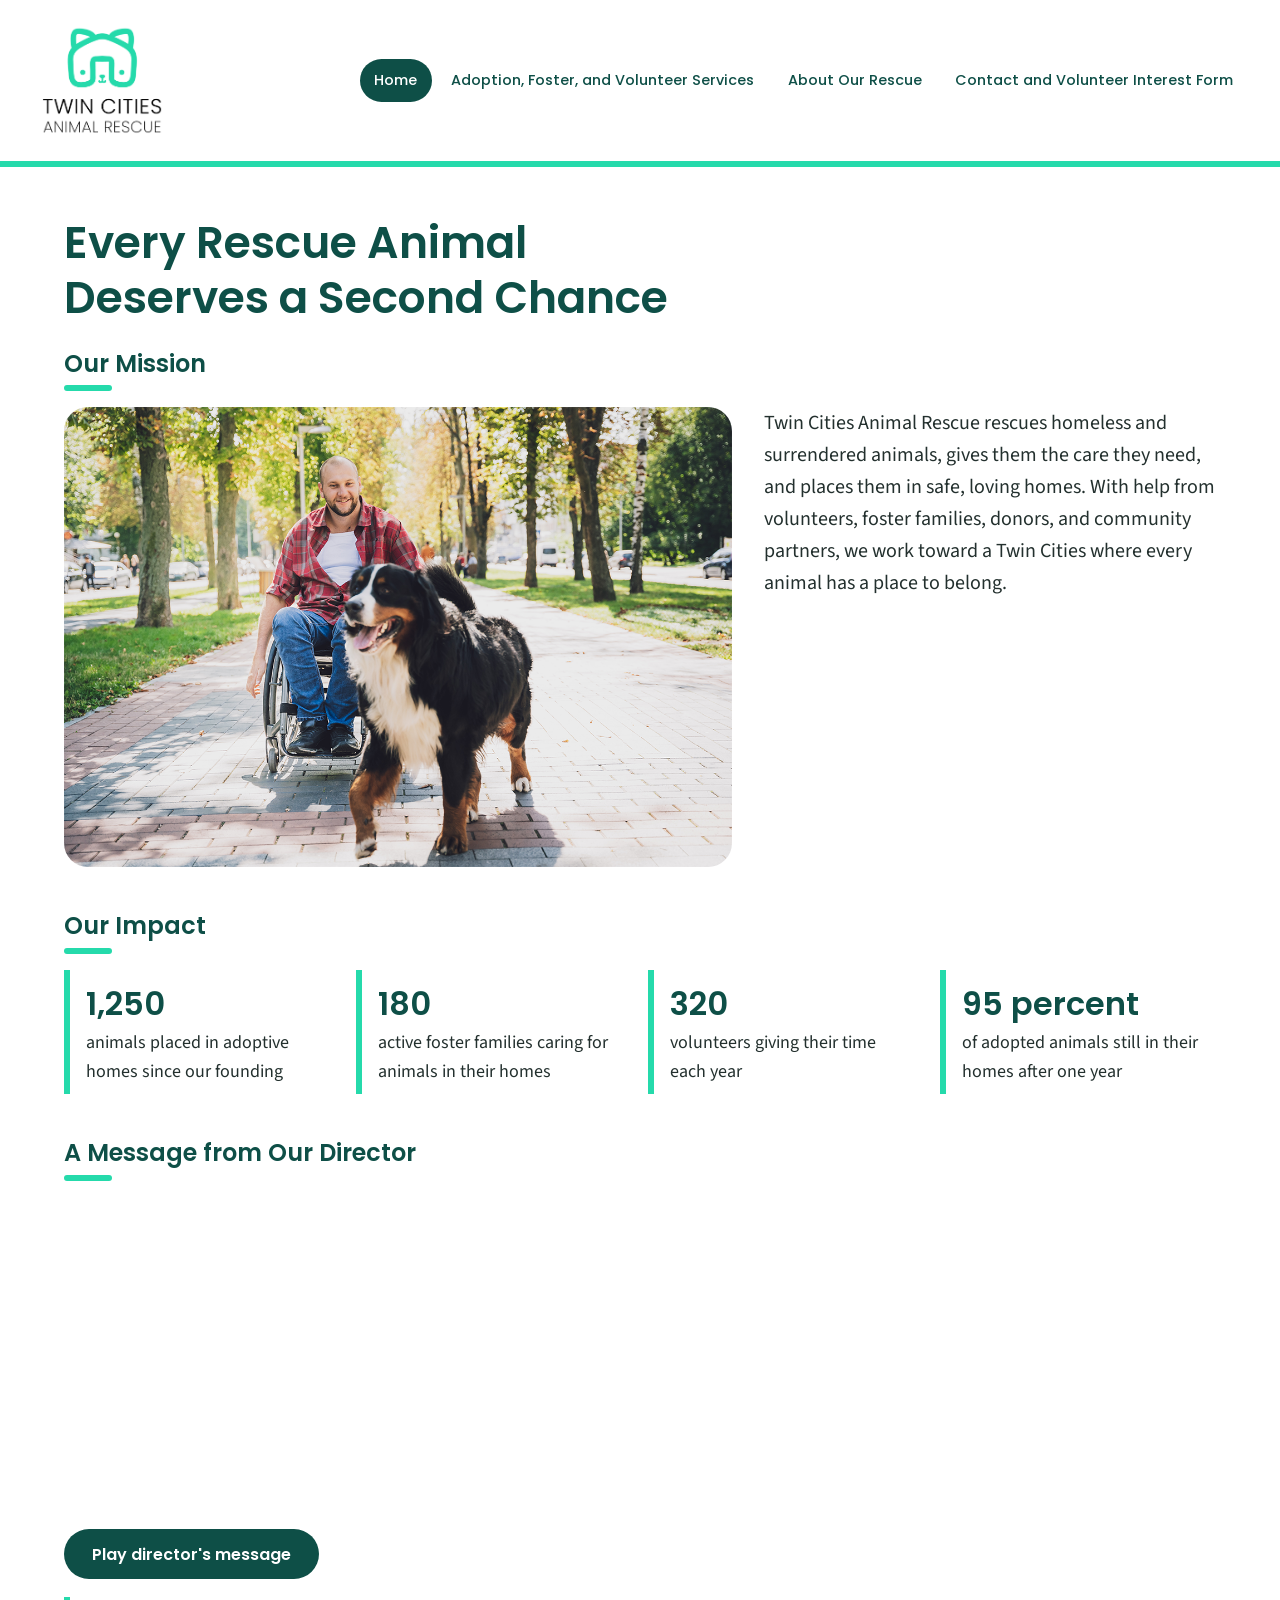
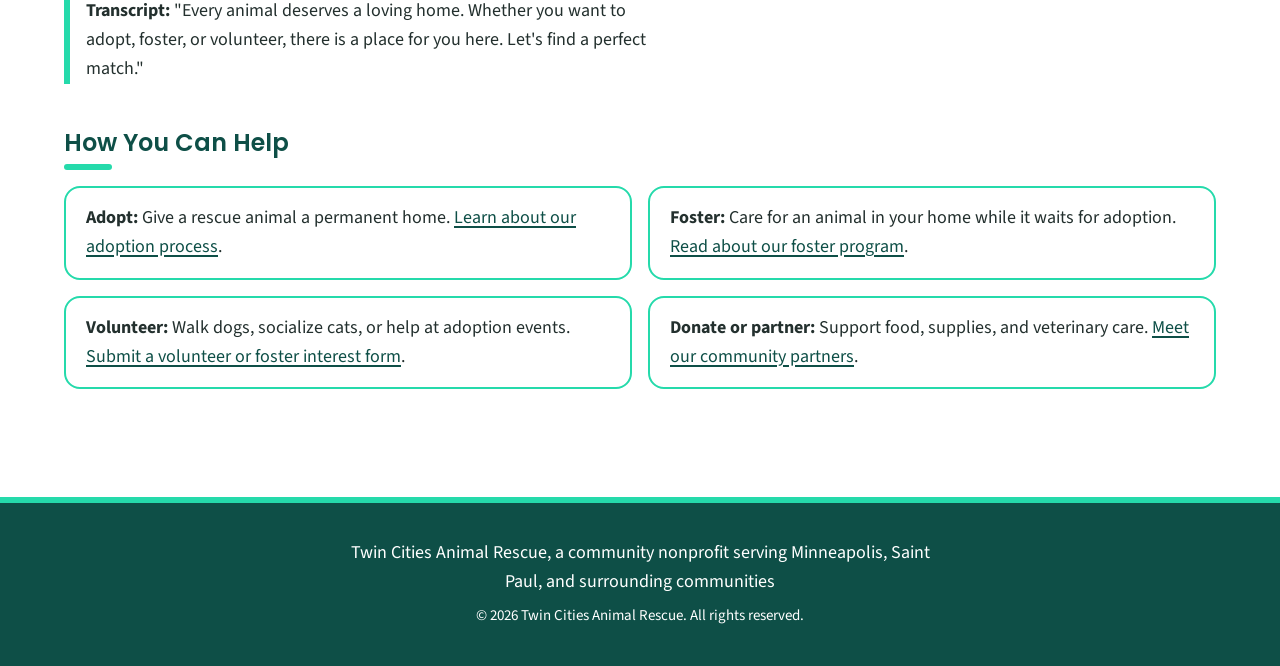
<file: index.html>
<!DOCTYPE html>
<html lang="en">
<head>
  <meta charset="UTF-8">
  <meta name="viewport" content="width=device-width, initial-scale=1.0">
  <title>Home | Twin Cities Animal Rescue</title>
  <link rel="preconnect" href="https://fonts.googleapis.com">
  <link rel="preconnect" href="https://fonts.gstatic.com" crossorigin>
  <link rel="stylesheet" href="https://fonts.googleapis.com/css2?family=Poppins:wght@500;600&amp;family=Source+Sans+3:ital,wght@0,400;0,600;1,400&amp;display=swap">
  <link rel="icon" href="rescue-logo_c.png" type="image/png">
  <link rel="stylesheet" href="styles.css">
  <script src="script.js" defer></script>
</head>
<body>
  <header>
    <a href="index.html" class="logo-link">
      <img src="rescue-logo_c.png" alt="Twin Cities Animal Rescue home" width="200" height="184">
    </a>
    <nav aria-label="Main navigation">
      <ul>
        <li><a href="index.html" aria-current="page">Home</a></li>
        <li><a href="services.html">Adoption, Foster, and Volunteer Services</a></li>
        <li><a href="about.html">About Our Rescue</a></li>
        <li><a href="contact.html">Contact and Volunteer Interest Form</a></li>
      </ul>
    </nav>
  </header>

  <main>
    <h1>Every Rescue Animal Deserves a Second Chance</h1>

    <section class="hero">
      <h2>Our Mission</h2>
      <div class="media-row">
        <picture>
          <source media="(min-width: 800px)" srcset="rescue-feature-large_c.png">
          <img src="rescue-feature-small_c.png" alt="A smiling man in a wheelchair rolls down a tree-lined park path beside a happy Bernese mountain dog" width="800" height="800">
        </picture>
        <p>Twin Cities Animal Rescue rescues homeless and surrendered animals, gives them the care they need, and places them in safe, loving homes. With help from volunteers, foster families, donors, and community partners, we work toward a Twin Cities where every animal has a place to belong.</p>
      </div>
    </section>

    <section>
      <h2>Our Impact</h2>
      <ul class="impact-list">
        <li><strong>1,250</strong> animals placed in adoptive homes since our founding</li>
        <li><strong>180</strong> active foster families caring for animals in their homes</li>
        <li><strong>320</strong> volunteers giving their time each year</li>
        <li><strong>95 percent</strong> of adopted animals still in their homes after one year</li>
      </ul>
    </section>

    <section class="director-message">
      <h2>A Message from Our Director</h2>
      <video id="director-video" controls muted width="640" height="338" preload="metadata">
        <source src="rescue-message_c.mp4" type="video/mp4">
        <p>Your browser does not support embedded video. The video shows a family sitting in the grass at a park, laughing and petting a brown and white puppy. You can <a href="rescue-message_c.mp4">download the video</a>.</p>
      </video>
      <p id="media-note">The video has no sound. Play the audio below to hear our director's message.</p>
      <audio id="director-audio" controls preload="metadata">
        <source src="rescue-message_c.mp3" type="audio/mpeg">
        <p>Your browser does not support embedded audio. You can <a href="rescue-message_c.mp3">download the audio file</a> or read the transcript below.</p>
      </audio>
      <p class="transcript"><strong>Transcript:</strong> "Every animal deserves a loving home. Whether you want to adopt, foster, or volunteer, there is a place for you here. Let's find a perfect match."</p>
    </section>

    <section>
      <h2>How You Can Help</h2>
      <ul class="help-list">
        <li><strong>Adopt:</strong> Give a rescue animal a permanent home. <a href="services.html">Learn about our adoption process</a>.</li>
        <li><strong>Foster:</strong> Care for an animal in your home while it waits for adoption. <a href="services.html">Read about our foster program</a>.</li>
        <li><strong>Volunteer:</strong> Walk dogs, socialize cats, or help at adoption events. <a href="contact.html">Submit a volunteer or foster interest form</a>.</li>
        <li><strong>Donate or partner:</strong> Support food, supplies, and veterinary care. <a href="about.html">Meet our community partners</a>.</li>
      </ul>
    </section>
  </main>

  <footer>
    <p>Twin Cities Animal Rescue, a community nonprofit serving Minneapolis, Saint Paul, and surrounding communities</p>
    <p><small>&copy; 2026 Twin Cities Animal Rescue. All rights reserved.</small></p>
  </footer>
</body>
</html>
</file>
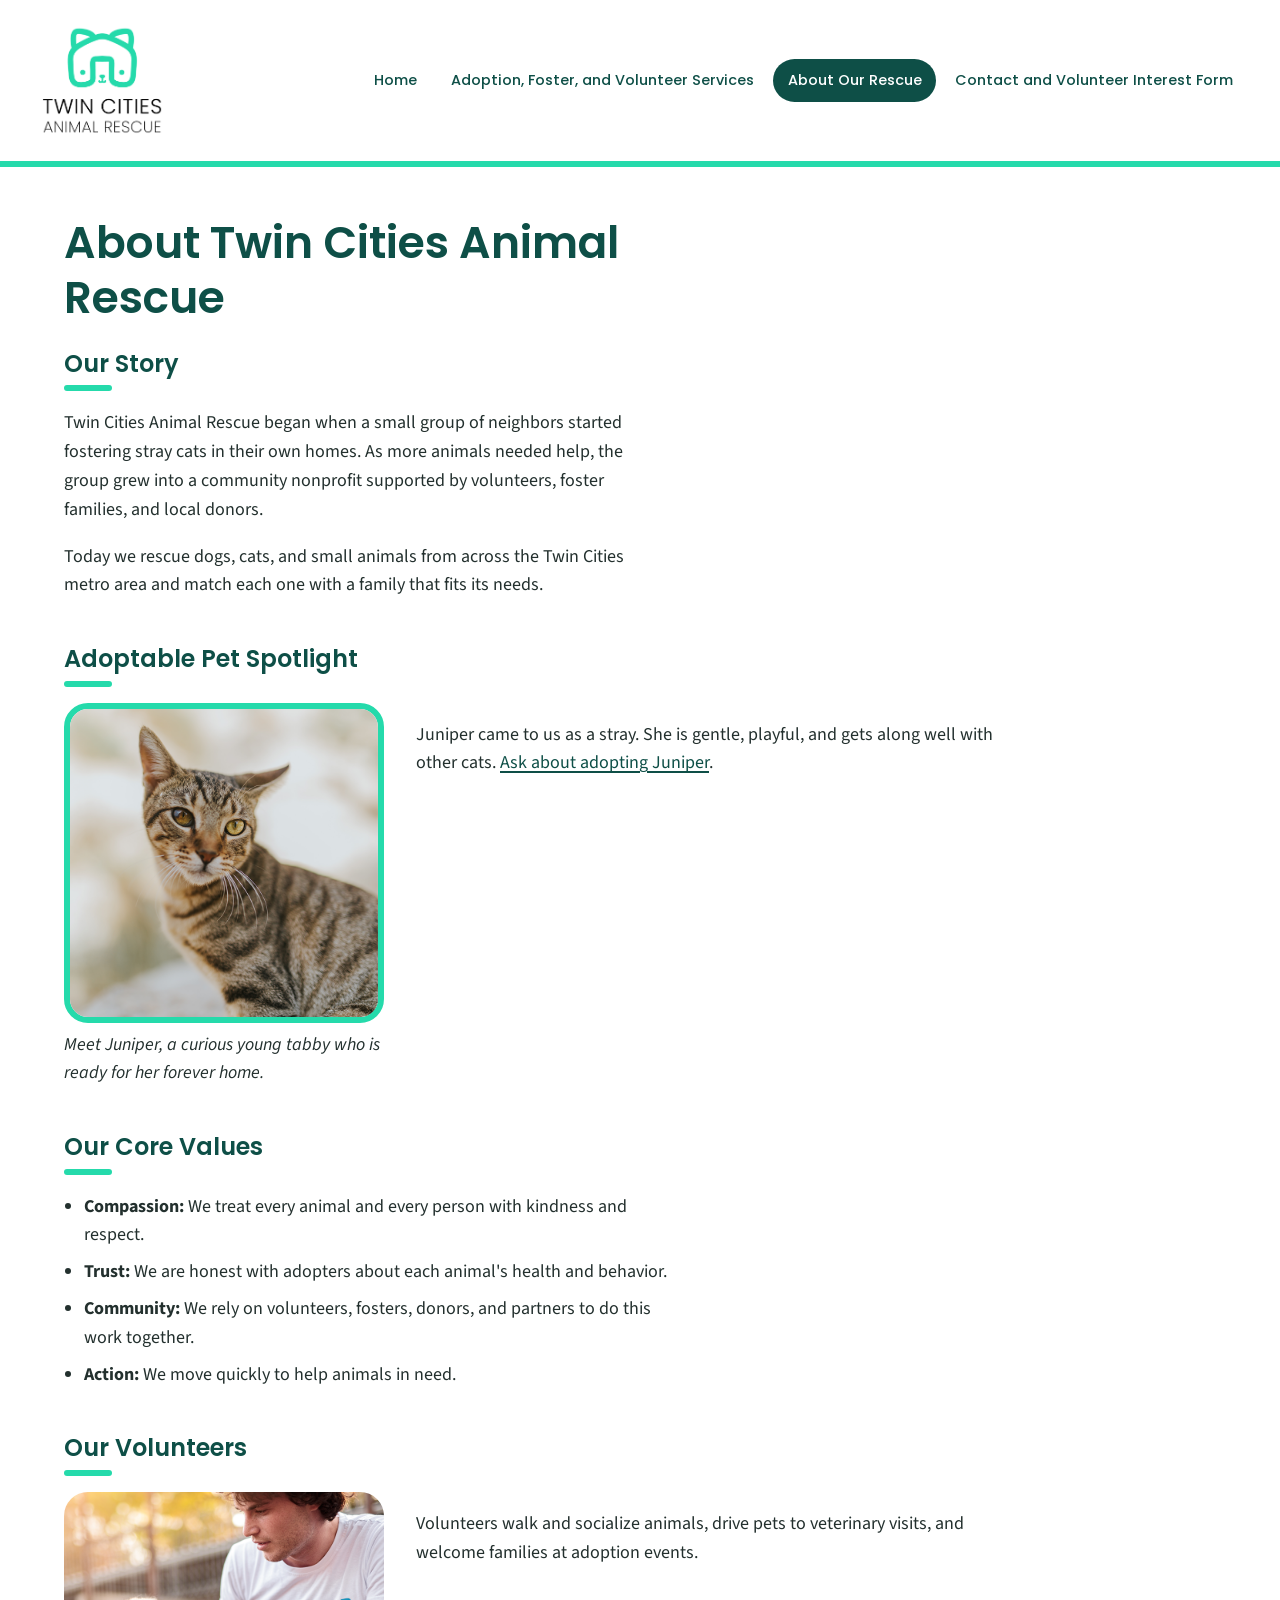
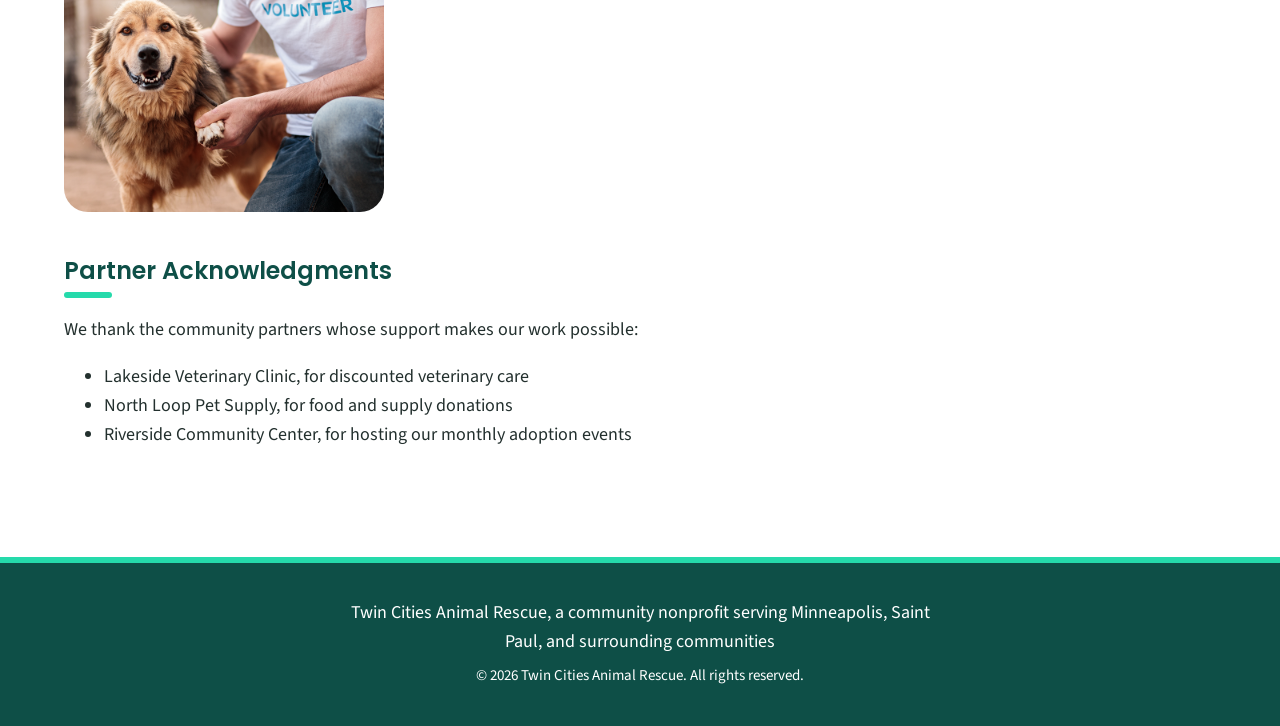
<file: about.html>
<!DOCTYPE html>
<html lang="en">
<head>
  <meta charset="UTF-8">
  <meta name="viewport" content="width=device-width, initial-scale=1.0">
  <title>About Our Rescue | Twin Cities Animal Rescue</title>
  <link rel="preconnect" href="https://fonts.googleapis.com">
  <link rel="preconnect" href="https://fonts.gstatic.com" crossorigin>
  <link rel="stylesheet" href="https://fonts.googleapis.com/css2?family=Poppins:wght@500;600&amp;family=Source+Sans+3:ital,wght@0,400;0,600;1,400&amp;display=swap">
  <link rel="icon" href="rescue-logo_c.png" type="image/png">
  <link rel="stylesheet" href="styles.css">
  <script src="script.js" defer></script>
</head>
<body>
  <header>
    <a href="index.html" class="logo-link">
      <img src="rescue-logo_c.png" alt="Twin Cities Animal Rescue home" width="200" height="184">
    </a>
    <nav aria-label="Main navigation">
      <ul>
        <li><a href="index.html">Home</a></li>
        <li><a href="services.html">Adoption, Foster, and Volunteer Services</a></li>
        <li><a href="about.html" aria-current="page">About Our Rescue</a></li>
        <li><a href="contact.html">Contact and Volunteer Interest Form</a></li>
      </ul>
    </nav>
  </header>

  <main>
    <h1>About Twin Cities Animal Rescue</h1>

    <section>
      <h2>Our Story</h2>
      <p>Twin Cities Animal Rescue began when a small group of neighbors started fostering stray cats in their own homes. As more animals needed help, the group grew into a community nonprofit supported by volunteers, foster families, and local donors.</p>
      <p>Today we rescue dogs, cats, and small animals from across the Twin Cities metro area and match each one with a family that fits its needs.</p>
    </section>

    <section>
      <h2>Adoptable Pet Spotlight</h2>
      <div class="media-row">
        <figure>
          <img src="rescue-pet-spotlight_c.png" alt="A young brown tabby cat with yellow-green eyes looking toward the camera" width="400" height="400">
          <figcaption>Meet Juniper, a curious young tabby who is ready for her forever home.</figcaption>
        </figure>
        <p>Juniper came to us as a stray. She is gentle, playful, and gets along well with other cats. <a href="contact.html">Ask about adopting Juniper</a>.</p>
      </div>
    </section>

    <section>
      <h2>Our Core Values</h2>
      <ul class="values-list">
        <li><strong>Compassion:</strong> We treat every animal and every person with kindness and respect.</li>
        <li><strong>Trust:</strong> We are honest with adopters about each animal's health and behavior.</li>
        <li><strong>Community:</strong> We rely on volunteers, fosters, donors, and partners to do this work together.</li>
        <li><strong>Action:</strong> We move quickly to help animals in need.</li>
      </ul>
    </section>

    <section>
      <h2>Our Volunteers</h2>
      <div class="media-row">
        <img src="rescue-volunteer_c.png" alt="A volunteer in a white Volunteer T-shirt kneels and holds the paw of a smiling tan and black shepherd mix" width="400" height="400">
        <p>Volunteers walk and socialize animals, drive pets to veterinary visits, and welcome families at adoption events.</p>
      </div>
    </section>

    <section>
      <h2>Partner Acknowledgments</h2>
      <p>We thank the community partners whose support makes our work possible:</p>
      <ul>
        <li>Lakeside Veterinary Clinic, for discounted veterinary care</li>
        <li>North Loop Pet Supply, for food and supply donations</li>
        <li>Riverside Community Center, for hosting our monthly adoption events</li>
      </ul>
    </section>
  </main>

  <footer>
    <p>Twin Cities Animal Rescue, a community nonprofit serving Minneapolis, Saint Paul, and surrounding communities</p>
    <p><small>&copy; 2026 Twin Cities Animal Rescue. All rights reserved.</small></p>
  </footer>
</body>
</html>
</file>
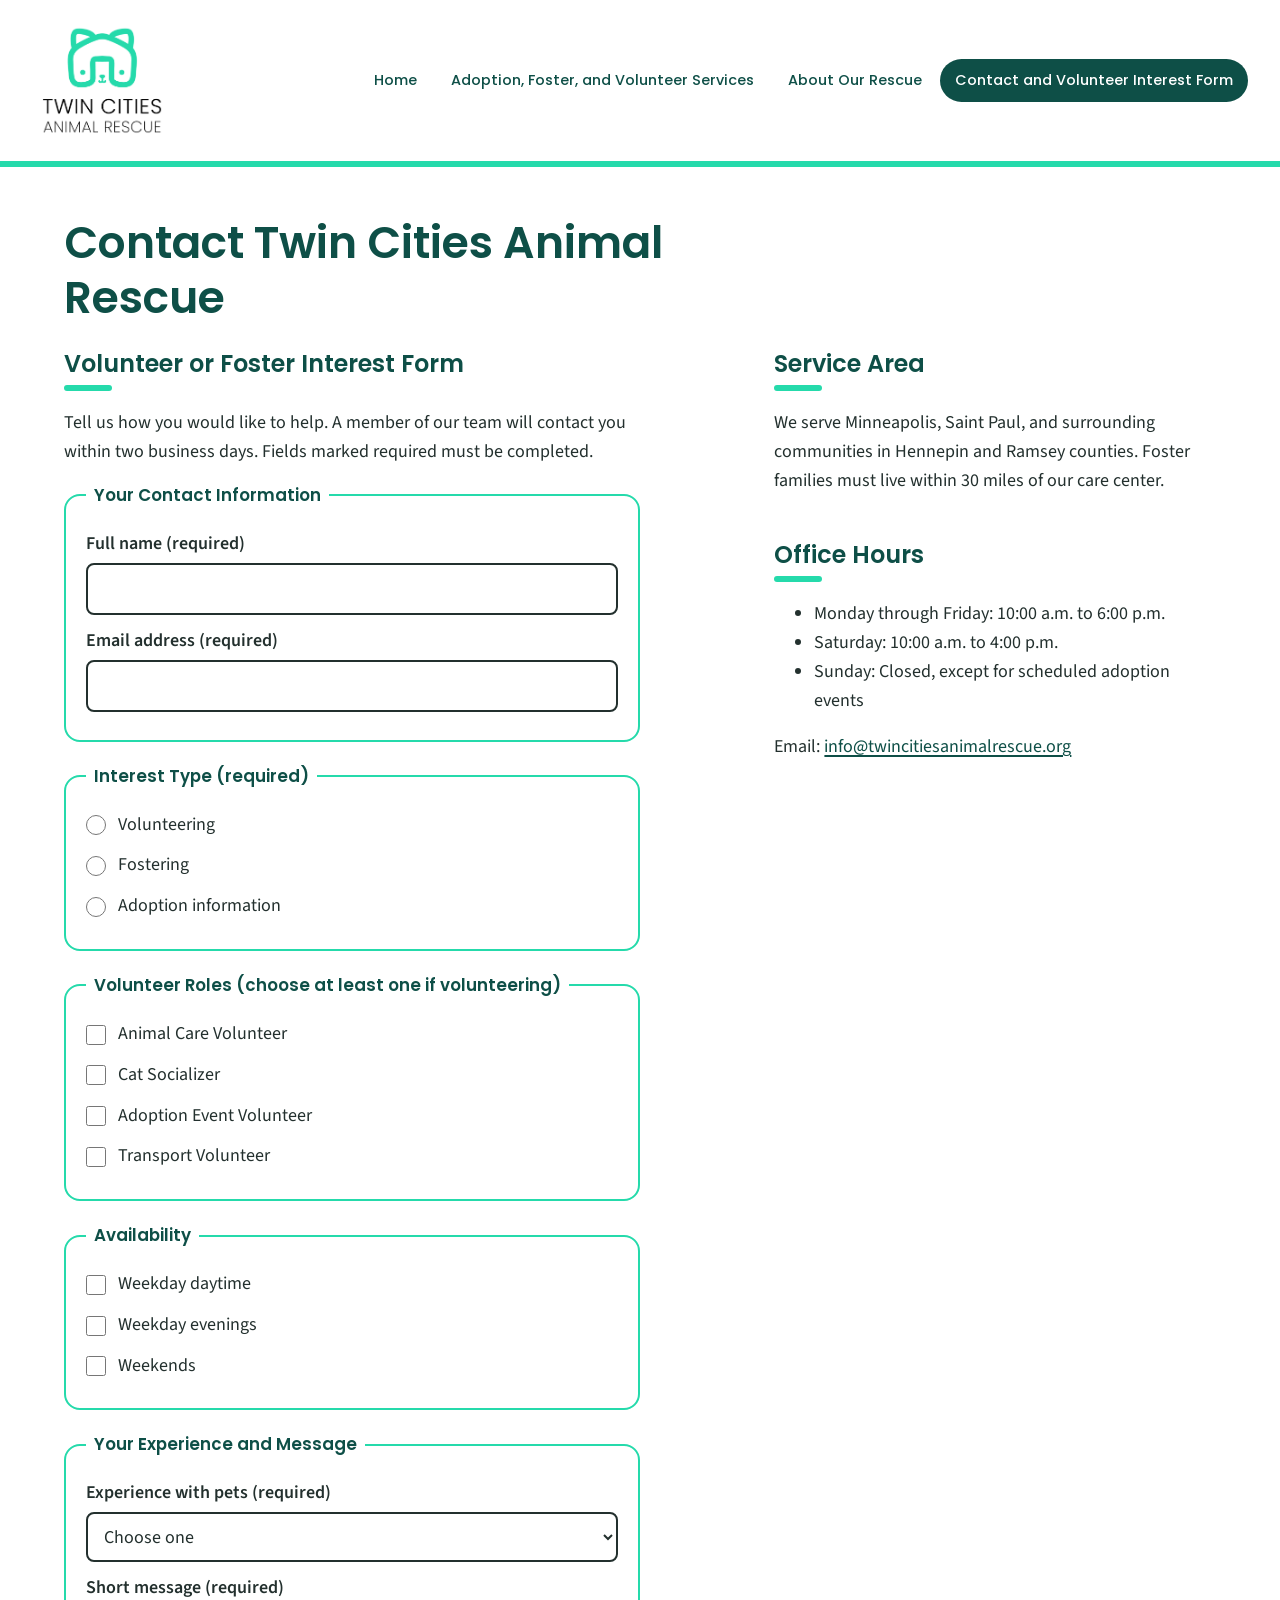
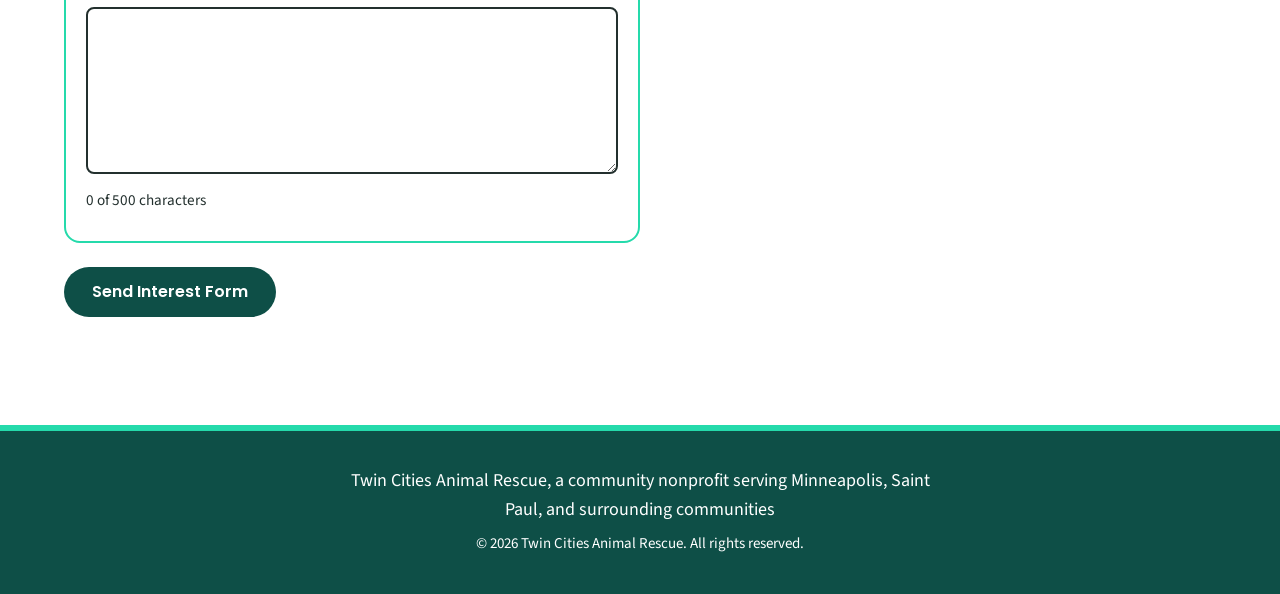
<file: contact.html>
<!DOCTYPE html>
<html lang="en">
<head>
  <meta charset="UTF-8">
  <meta name="viewport" content="width=device-width, initial-scale=1.0">
  <title>Contact and Volunteer Interest Form | Twin Cities Animal Rescue</title>
  <link rel="preconnect" href="https://fonts.googleapis.com">
  <link rel="preconnect" href="https://fonts.gstatic.com" crossorigin>
  <link rel="stylesheet" href="https://fonts.googleapis.com/css2?family=Poppins:wght@500;600&amp;family=Source+Sans+3:ital,wght@0,400;0,600;1,400&amp;display=swap">
  <link rel="icon" href="rescue-logo_c.png" type="image/png">
  <link rel="stylesheet" href="styles.css">
  <script src="script.js" defer></script>
</head>
<body>
  <header>
    <a href="index.html" class="logo-link">
      <img src="rescue-logo_c.png" alt="Twin Cities Animal Rescue home" width="200" height="184">
    </a>
    <nav aria-label="Main navigation">
      <ul>
        <li><a href="index.html">Home</a></li>
        <li><a href="services.html">Adoption, Foster, and Volunteer Services</a></li>
        <li><a href="about.html">About Our Rescue</a></li>
        <li><a href="contact.html" aria-current="page">Contact and Volunteer Interest Form</a></li>
      </ul>
    </nav>
  </header>

  <main>
    <h1>Contact Twin Cities Animal Rescue</h1>

    <div class="contact-layout">
      <section class="form-section">
        <h2>Volunteer or Foster Interest Form</h2>
        <p>Tell us how you would like to help. A member of our team will contact you within two business days. Fields marked required must be completed.</p>

        <p class="prefill-note" id="prefill-note" hidden></p>

        <form action="#" method="post" id="interest-form">
          <fieldset>
            <legend>Your Contact Information</legend>
            <p>
              <label for="full-name">Full name (required)</label>
              <input type="text" id="full-name" name="full-name" autocomplete="name" required minlength="2" maxlength="60">
            </p>
            <p>
              <label for="email">Email address (required)</label>
              <input type="email" id="email" name="email" autocomplete="email" required>
            </p>
          </fieldset>

          <fieldset>
            <legend>Interest Type (required)</legend>
            <p>
              <input type="radio" id="interest-volunteer" name="interest" value="volunteer" required>
              <label for="interest-volunteer">Volunteering</label>
            </p>
            <p>
              <input type="radio" id="interest-foster" name="interest" value="foster">
              <label for="interest-foster">Fostering</label>
            </p>
            <p>
              <input type="radio" id="interest-adoption" name="interest" value="adoption">
              <label for="interest-adoption">Adoption information</label>
            </p>
          </fieldset>

          <fieldset id="roles-fieldset">
            <legend>Volunteer Roles (choose at least one if volunteering)</legend>
            <p>
              <input type="checkbox" id="role-animal-care" name="roles[]" value="animal-care">
              <label for="role-animal-care">Animal Care Volunteer</label>
            </p>
            <p>
              <input type="checkbox" id="role-cat-socializer" name="roles[]" value="cat-socializer">
              <label for="role-cat-socializer">Cat Socializer</label>
            </p>
            <p>
              <input type="checkbox" id="role-adoption-event" name="roles[]" value="adoption-event">
              <label for="role-adoption-event">Adoption Event Volunteer</label>
            </p>
            <p>
              <input type="checkbox" id="role-transport" name="roles[]" value="transport">
              <label for="role-transport">Transport Volunteer</label>
            </p>
          </fieldset>

          <fieldset>
            <legend>Availability</legend>
            <p>
              <input type="checkbox" id="avail-weekday-day" name="avail-weekday-day" value="yes">
              <label for="avail-weekday-day">Weekday daytime</label>
            </p>
            <p>
              <input type="checkbox" id="avail-weekday-eve" name="avail-weekday-eve" value="yes">
              <label for="avail-weekday-eve">Weekday evenings</label>
            </p>
            <p>
              <input type="checkbox" id="avail-weekend" name="avail-weekend" value="yes">
              <label for="avail-weekend">Weekends</label>
            </p>
          </fieldset>

          <fieldset>
            <legend>Your Experience and Message</legend>
            <p>
              <label for="experience">Experience with pets (required)</label>
              <select id="experience" name="experience" required>
                <option value="">Choose one</option>
                <option value="none">No experience yet</option>
                <option value="some">I have owned pets</option>
                <option value="extensive">I have fostered, volunteered, or worked with animals</option>
              </select>
            </p>
            <p>
              <label for="message">Short message (required)</label>
              <textarea id="message" name="message" rows="5" cols="40" required minlength="10" maxlength="500"></textarea>
            </p>
          </fieldset>

          <button type="submit">Send Interest Form</button>
        </form>
        <div class="form-status" id="form-status" role="status" tabindex="-1" hidden></div>
      </section>

      <div class="contact-info">
        <section>
          <h2>Service Area</h2>
          <p>We serve Minneapolis, Saint Paul, and surrounding communities in Hennepin and Ramsey counties. Foster families must live within 30 miles of our care center.</p>
        </section>

        <section>
          <h2>Office Hours</h2>
          <ul>
            <li>Monday through Friday: 10:00 a.m. to 6:00 p.m.</li>
            <li>Saturday: 10:00 a.m. to 4:00 p.m.</li>
            <li>Sunday: Closed, except for scheduled adoption events</li>
          </ul>
          <p>Email: <a href="mailto:info@twincitiesanimalrescue.org">info@twincitiesanimalrescue.org</a></p>
        </section>
      </div>
    </div>
  </main>

  <footer>
    <p>Twin Cities Animal Rescue, a community nonprofit serving Minneapolis, Saint Paul, and surrounding communities</p>
    <p><small>&copy; 2026 Twin Cities Animal Rescue. All rights reserved.</small></p>
  </footer>
</body>
</html>
</file>
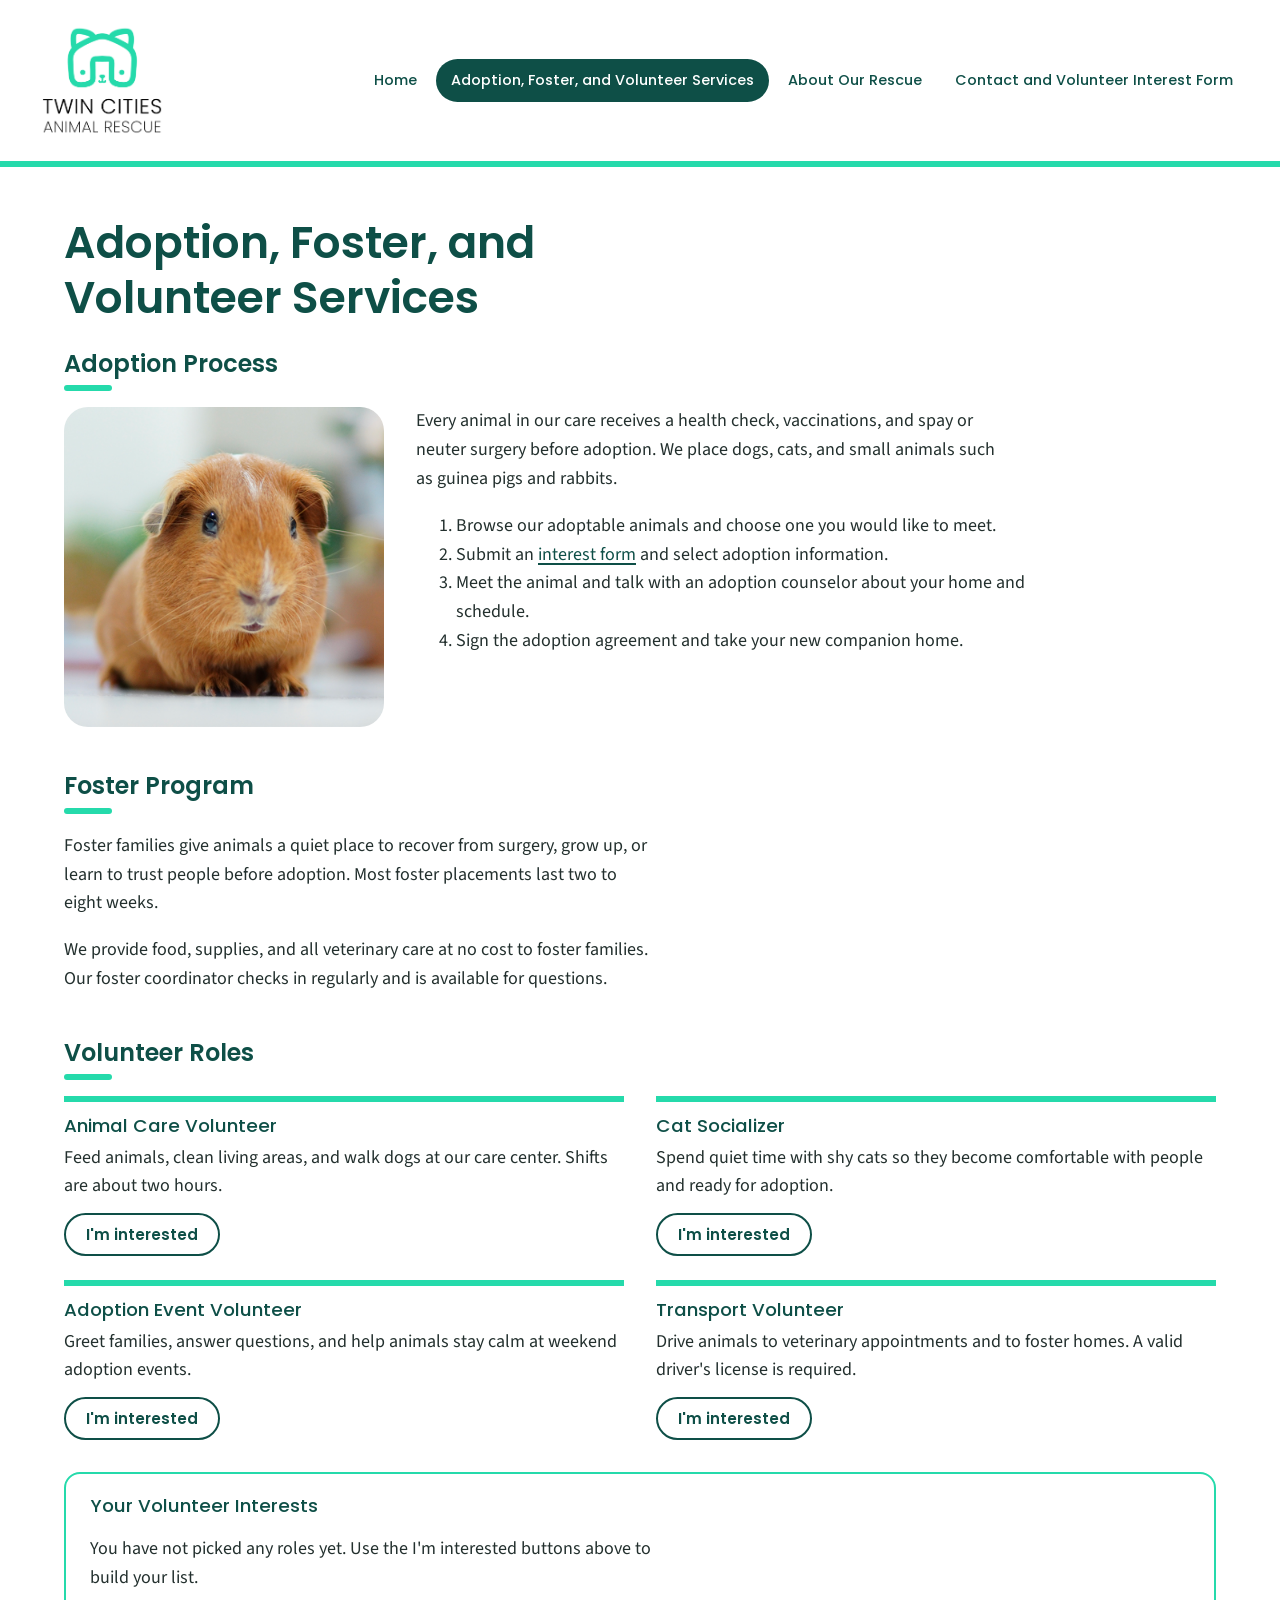
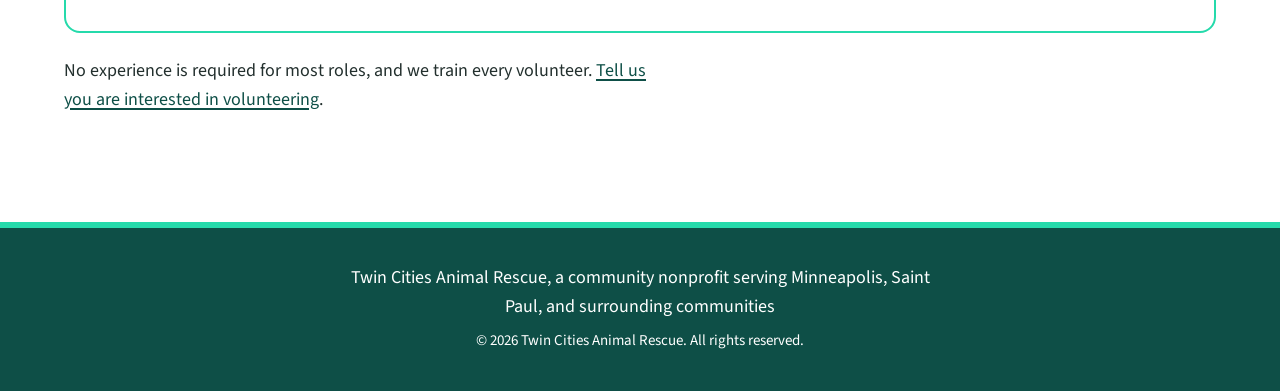
<file: services.html>
<!DOCTYPE html>
<html lang="en">
<head>
  <meta charset="UTF-8">
  <meta name="viewport" content="width=device-width, initial-scale=1.0">
  <title>Adoption, Foster, and Volunteer Services | Twin Cities Animal Rescue</title>
  <link rel="preconnect" href="https://fonts.googleapis.com">
  <link rel="preconnect" href="https://fonts.gstatic.com" crossorigin>
  <link rel="stylesheet" href="https://fonts.googleapis.com/css2?family=Poppins:wght@500;600&amp;family=Source+Sans+3:ital,wght@0,400;0,600;1,400&amp;display=swap">
  <link rel="icon" href="rescue-logo_c.png" type="image/png">
  <link rel="stylesheet" href="styles.css">
  <script src="script.js" defer></script>
</head>
<body>
  <header>
    <a href="index.html" class="logo-link">
      <img src="rescue-logo_c.png" alt="Twin Cities Animal Rescue home" width="200" height="184">
    </a>
    <nav aria-label="Main navigation">
      <ul>
        <li><a href="index.html">Home</a></li>
        <li><a href="services.html" aria-current="page">Adoption, Foster, and Volunteer Services</a></li>
        <li><a href="about.html">About Our Rescue</a></li>
        <li><a href="contact.html">Contact and Volunteer Interest Form</a></li>
      </ul>
    </nav>
  </header>

  <main>
    <h1>Adoption, Foster, and Volunteer Services</h1>

    <section>
      <h2>Adoption Process</h2>
      <div class="media-row">
        <img src="rescue-pet_c.png" alt="A ginger guinea pig with a white stripe on its nose, one of our adoptable small animals, sitting on a white floor and looking at the camera" width="400" height="400">
        <div>
          <p>Every animal in our care receives a health check, vaccinations, and spay or neuter surgery before adoption. We place dogs, cats, and small animals such as guinea pigs and rabbits.</p>
          <ol>
            <li>Browse our adoptable animals and choose one you would like to meet.</li>
            <li>Submit an <a href="contact.html">interest form</a> and select adoption information.</li>
            <li>Meet the animal and talk with an adoption counselor about your home and schedule.</li>
            <li>Sign the adoption agreement and take your new companion home.</li>
          </ol>
        </div>
      </div>
    </section>

    <section>
      <h2>Foster Program</h2>
      <p>Foster families give animals a quiet place to recover from surgery, grow up, or learn to trust people before adoption. Most foster placements last two to eight weeks.</p>
      <p>We provide food, supplies, and all veterinary care at no cost to foster families. Our foster coordinator checks in regularly and is available for questions.</p>
    </section>

    <section>
      <h2>Volunteer Roles</h2>
      <div class="role-list">
        <div class="role" data-role-id="animal-care">
          <h3>Animal Care Volunteer</h3>
          <p>Feed animals, clean living areas, and walk dogs at our care center. Shifts are about two hours.</p>
        </div>
        <div class="role" data-role-id="cat-socializer">
          <h3>Cat Socializer</h3>
          <p>Spend quiet time with shy cats so they become comfortable with people and ready for adoption.</p>
        </div>
        <div class="role" data-role-id="adoption-event">
          <h3>Adoption Event Volunteer</h3>
          <p>Greet families, answer questions, and help animals stay calm at weekend adoption events.</p>
        </div>
        <div class="role" data-role-id="transport">
          <h3>Transport Volunteer</h3>
          <p>Drive animals to veterinary appointments and to foster homes. A valid driver's license is required.</p>
        </div>
      </div>
      <aside class="interest-tracker" id="interest-tracker" aria-labelledby="tracker-heading" hidden>
        <h3 id="tracker-heading">Your Volunteer Interests</h3>
        <p id="tracker-status" aria-live="polite"></p>
        <ul id="tracker-list"></ul>
        <p class="tracker-actions">
          <a href="contact.html" class="button-link" id="tracker-continue">Continue to the interest form</a>
          <button type="button" class="button-secondary" id="tracker-clear">Clear my list</button>
        </p>
      </aside>
      <p>No experience is required for most roles, and we train every volunteer. <a href="contact.html">Tell us you are interested in volunteering</a>.</p>
    </section>
  </main>

  <footer>
    <p>Twin Cities Animal Rescue, a community nonprofit serving Minneapolis, Saint Paul, and surrounding communities</p>
    <p><small>&copy; 2026 Twin Cities Animal Rescue. All rights reserved.</small></p>
  </footer>
</body>
</html>
</file>
<file: styles.css>
/* Twin Cities Animal Rescue stylesheet
   Mobile-first: base styles are for small screens.
   Two media queries at the end adjust the layout for screens 48rem (768px)
   and 75rem (1200px) and wider.

   Color palette (4 colors)
   Pine     #0E4F47  headings, links, buttons, footer background
   Mint     #25DAAB  the logo color, used only for decorative lines and borders
   Charcoal #23302E  body text and form field borders
   White    #FFFFFF  page background and text on pine

   Fonts (2 families)
   Poppins       headings, navigation, legends, and buttons
   Source Sans 3 body text
*/

:root {
  --pine: #0E4F47;
  --mint: #25DAAB;
  --charcoal: #23302E;
  --white: #FFFFFF;
  --heading-font: "Poppins", "Segoe UI", Arial, sans-serif;
  --body-font: "Source Sans 3", "Segoe UI", Arial, sans-serif;
  --stroke: 6px;
  --error: #B42318;
}

/* Elements hidden by JavaScript stay hidden even when a class sets display. */
[hidden] {
  display: none !important;
}

/* Base */

body {
  margin: 0;
  background-color: var(--white);
  color: var(--charcoal);
  font-family: var(--body-font);
  font-size: 1.125rem;
  line-height: 1.6;
}

img,
video {
  display: block;
  max-width: 100%;
  height: auto;
}

a {
  color: var(--pine);
  text-decoration-thickness: 2px;
  text-underline-offset: 3px;
}

a:hover {
  text-decoration-color: var(--mint);
}

a:focus-visible,
button:focus-visible,
input:focus-visible,
select:focus-visible,
textarea:focus-visible {
  outline: 3px solid var(--pine);
  outline-offset: 3px;
}

/* Headings */

h1,
h2,
h3,
legend {
  font-family: var(--heading-font);
  color: var(--pine);
  line-height: 1.25;
}

h1 {
  font-size: 2rem;
  font-weight: 600;
  max-width: 22ch;
  margin: 0.5rem 0 1.5rem;
}

h2 {
  font-size: 1.5rem;
  font-weight: 600;
  margin: 0 0 1rem;
}

/* A short, thick, rounded mint bar under each h2 echoes the stroke of the logo. */
h2::after {
  content: "";
  display: block;
  width: 3rem;
  height: var(--stroke);
  margin-top: 0.4rem;
  border-radius: 3px;
  background-color: var(--mint);
}

h3 {
  font-size: 1.15rem;
  font-weight: 500;
  margin: 0 0 0.4rem;
}

p,
li {
  max-width: 65ch;
}

/* Header and navigation */

header {
  display: flex;
  flex-direction: column;
  align-items: center;
  gap: 1rem;
  padding: 1rem;
  border-bottom: var(--stroke) solid var(--mint);
}

.logo-link img {
  width: 120px;
}

nav ul {
  display: flex;
  flex-direction: column;
  gap: 0.5rem;
  margin: 0;
  padding: 0;
  list-style: none;
  text-align: center;
}

nav a {
  display: block;
  padding: 0.6rem 1rem;
  border: 2px solid transparent;
  border-radius: 999px;
  font-family: var(--heading-font);
  font-size: 0.95rem;
  font-weight: 500;
  text-decoration: none;
}

nav a:hover {
  border-color: var(--mint);
}

nav a[aria-current="page"] {
  background-color: var(--pine);
  color: var(--white);
}

/* Main content */

main {
  max-width: 72rem;
  margin: 0 auto;
  padding: 1.5rem 1rem 3rem;
}

main section {
  margin-bottom: 2.75rem;
}

.hero img,
.media-row > img,
.director-message video {
  border-radius: 1.5rem;
}

.hero img {
  width: 100%;
}

.hero p {
  margin: 0;
  font-size: 1.25rem;
}

/* Impact statistics */

.impact-list {
  display: flex;
  flex-direction: column;
  gap: 1rem;
  margin: 0;
  padding: 0;
  list-style: none;
}

.impact-list li {
  padding: 0.5rem 1rem;
  border-left: var(--stroke) solid var(--mint);
}

.impact-list strong {
  display: block;
  font-family: var(--heading-font);
  font-size: 2rem;
  font-weight: 600;
  color: var(--pine);
}

/* Director message */

.director-message audio {
  width: 100%;
  max-width: 40rem;
  margin-top: 0.75rem;
}

.director-message video.is-linked {
  cursor: pointer;
}

.media-button {
  margin-top: 0.75rem;
}

.transcript {
  padding-left: 1rem;
  border-left: var(--stroke) solid var(--mint);
}

/* How You Can Help */

.help-list {
  display: flex;
  flex-direction: column;
  gap: 1rem;
  margin: 0;
  padding: 0;
  list-style: none;
}

.help-list li {
  padding: 1rem 1.25rem;
  border: 2px solid var(--mint);
  border-radius: 1rem;
}

/* Image and text side by side (stacked on small screens) */

.media-row {
  display: flex;
  flex-direction: column;
  gap: 1.5rem;
}

.media-row p:first-child {
  margin-top: 0;
}

/* Pet spotlight figure: a thick mint frame, like the logo outline */

figure {
  margin: 0;
}

figure img {
  width: 100%;
  box-sizing: border-box;
  border: var(--stroke) solid var(--mint);
  border-radius: 1.5rem;
}

figcaption {
  margin-top: 0.5rem;
  font-style: italic;
}

/* Volunteer roles */

.role-list {
  display: flex;
  flex-direction: column;
  gap: 1.25rem;
  margin-bottom: 1rem;
}

.role {
  padding-top: 0.75rem;
  border-top: var(--stroke) solid var(--mint);
}

.role p {
  margin: 0;
}

.values-list {
  padding-left: 1.25rem;
}

.values-list li {
  margin-bottom: 0.5rem;
}

/* Form */

form {
  max-width: 36rem;
}

fieldset {
  margin: 0 0 1.5rem;
  padding: 0.75rem 1.25rem 1rem;
  border: 2px solid var(--mint);
  border-radius: 1rem;
}

legend {
  padding: 0 0.5rem;
  font-size: 1.05rem;
  font-weight: 600;
}

form p {
  margin: 0.75rem 0;
}

label {
  display: block;
  margin-bottom: 0.25rem;
  font-weight: 600;
}

input[type="text"],
input[type="email"],
select,
textarea {
  box-sizing: border-box;
  width: 100%;
  padding: 0.6rem 0.75rem;
  border: 2px solid var(--charcoal);
  border-radius: 0.5rem;
  background-color: var(--white);
  color: var(--charcoal);
  font: inherit;
}

input[type="radio"],
input[type="checkbox"] {
  width: 1.25rem;
  height: 1.25rem;
  margin: 0 0.5rem 0 0;
  vertical-align: middle;
  accent-color: var(--pine);
}

input[type="radio"] + label,
input[type="checkbox"] + label {
  display: inline;
  font-weight: 400;
}

button {
  padding: 0.8rem 1.75rem;
  border: 0;
  border-radius: 999px;
  background-color: var(--pine);
  color: var(--white);
  font-family: var(--heading-font);
  font-size: 1rem;
  font-weight: 600;
  cursor: pointer;
}

button:hover {
  background-color: var(--mint);
  color: var(--pine);
}

.contact-layout {
  display: flex;
  flex-direction: column;
  gap: 1rem;
}

/* Footer */

footer {
  padding: 2rem 1rem;
  border-top: var(--stroke) solid var(--mint);
  background-color: var(--pine);
  color: var(--white);
  text-align: center;
}

footer p {
  margin: 0.25rem auto;
}

/* Touchstone 4: volunteer interest tracker (services.html) */

.role-toggle {
  margin-top: 0.75rem;
  padding: 0.5rem 1.25rem;
  border: 2px solid var(--pine);
  background-color: var(--white);
  color: var(--pine);
  font-size: 0.95rem;
}

.role-toggle[aria-pressed="true"] {
  background-color: var(--pine);
  color: var(--white);
}

.role-toggle[aria-pressed="true"]::before {
  content: "\2713  ";
}

.role.is-selected {
  border-top-color: var(--pine);
}

.interest-tracker {
  margin: 2rem 0 1.5rem;
  padding: 1.25rem 1.5rem;
  border: 2px solid var(--mint);
  border-radius: 1rem;
}

.interest-tracker ul {
  padding-left: 1.25rem;
}

.interest-tracker li {
  margin-bottom: 0.4rem;
}

.tracker-actions {
  display: flex;
  flex-wrap: wrap;
  align-items: center;
  gap: 0.75rem 1rem;
  margin-bottom: 0;
}

.button-link {
  display: inline-block;
  padding: 0.7rem 1.5rem;
  border-radius: 999px;
  background-color: var(--pine);
  color: var(--white);
  font-family: var(--heading-font);
  font-size: 0.95rem;
  font-weight: 600;
  text-decoration: none;
}

.button-link:hover {
  background-color: var(--mint);
  color: var(--pine);
}

.button-secondary {
  padding: 0.6rem 1.25rem;
  border: 2px solid var(--pine);
  background-color: var(--white);
  color: var(--pine);
  font-size: 0.95rem;
}

/* Touchstone 4: form feedback (contact.html) */

.prefill-note {
  padding: 0.75rem 1rem;
  border-left: var(--stroke) solid var(--mint);
}

.field-error {
  margin: 0.35rem 0 0;
  color: var(--error);
  font-size: 1rem;
  font-weight: 600;
}

.field-error::before {
  content: "\26A0  ";
}

input[aria-invalid="true"],
select[aria-invalid="true"],
textarea[aria-invalid="true"] {
  border-color: var(--error);
}

.char-count {
  margin: 0.25rem 0 0;
  font-size: 0.95rem;
}

.form-status {
  max-width: 36rem;
  margin-top: 1.5rem;
  padding: 1rem 1.25rem;
  border: 2px solid var(--pine);
  border-radius: 1rem;
  color: var(--pine);
  font-weight: 600;
}

/* Larger screens: 48rem (768px) and wider */

@media (min-width: 48rem) {
  header {
    padding: 1rem;
  }

  nav a {
    padding: 0.5rem 0.8rem;
    font-size: 0.9rem;
  }

  nav ul {
    flex-direction: row;
    flex-wrap: wrap;
    justify-content: center;
    gap: 0.25rem;
  }

  main {
    padding: 2.5rem 2rem 4rem;
  }

  h1 {
    font-size: 2.75rem;
  }

  .impact-list {
    flex-direction: row;
  }

  .impact-list li {
    flex: 1;
  }

  .help-list {
    flex-direction: row;
    flex-wrap: wrap;
  }

  .help-list li {
    flex: 1 1 calc(50% - 1rem);
    box-sizing: border-box;
  }

  .media-row {
    flex-direction: row;
    align-items: flex-start;
    gap: 2rem;
  }

  .media-row > img,
  .media-row > figure {
    flex: 0 0 20rem;
    width: 20rem;
    min-width: 0;
  }

  .media-row > picture {
    flex: 0 0 58%;
  }

  .role-list {
    flex-direction: row;
    flex-wrap: wrap;
    gap: 1.5rem 2rem;
  }

  .role {
    flex: 1 1 calc(50% - 2rem);
  }

  .contact-layout {
    flex-direction: row;
    align-items: flex-start;
    gap: 3rem;
  }

  .form-section {
    flex: 3;
  }

  .contact-info {
    flex: 2;
  }
}

/* Wide screens: 75rem (1200px) and wider.
   The navigation labels are long, so the logo and navigation only sit
   side by side once there is room for all four links on one line. */

@media (min-width: 75rem) {
  header {
    flex-direction: row;
    justify-content: space-between;
    padding: 1rem 2rem;
  }

  .logo-link img {
    width: 140px;
  }

  nav ul {
    justify-content: flex-end;
  }
}
</file>
